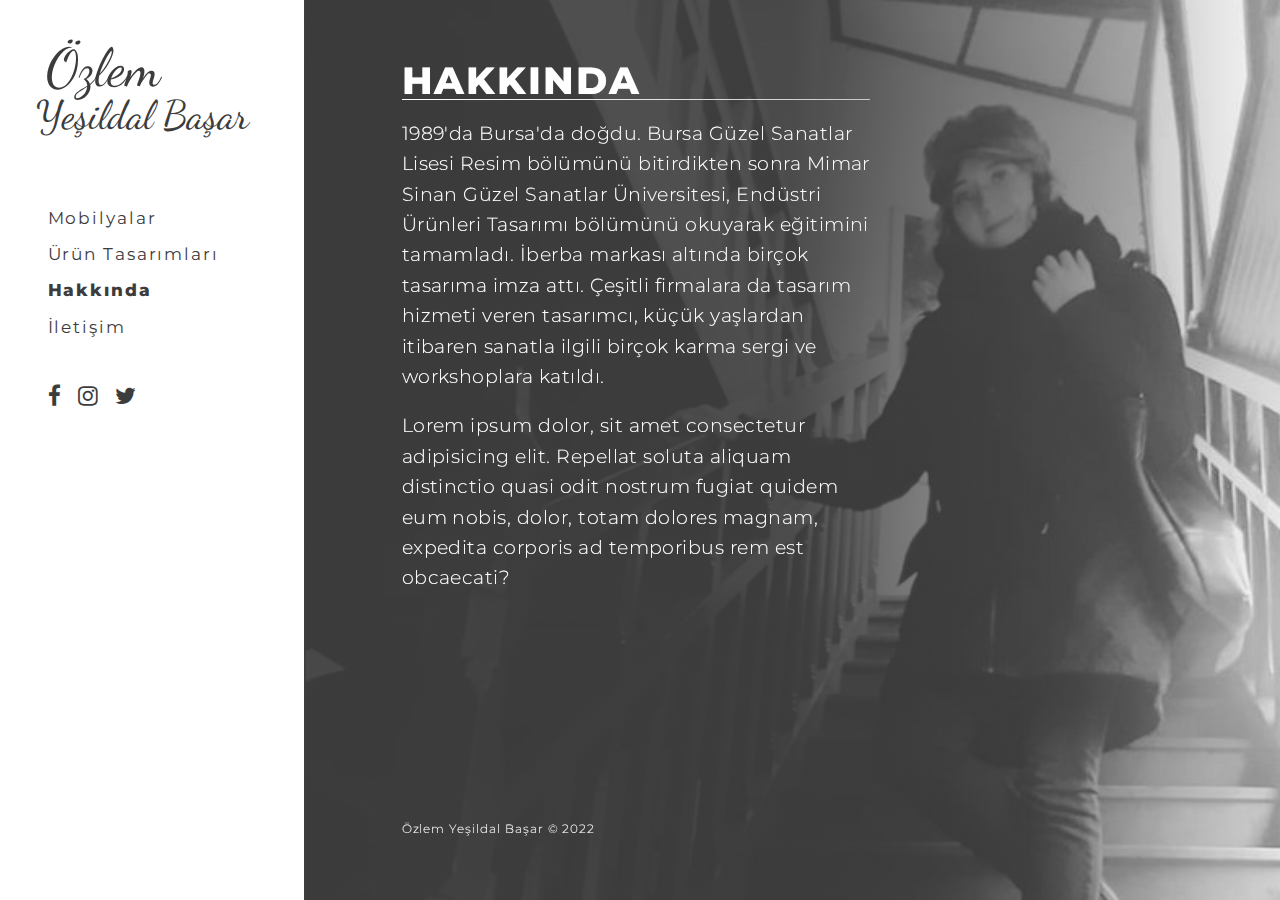
<file: about.html>
<!DOCTYPE html>
<html lang="en">
<head>
    <meta charset="UTF-8">
    <meta http-equiv="X-UA-Compatible" content="IE=edge">
    <meta name="viewport" content="width=device-width, initial-scale=1.0">
    <meta name="author" content="Doruk Başar">

    <meta http-equiv="Cache-Control" content="no-cache, no-store, must-revalidate">
    <meta http-equiv="Pragma" content="no-cache">
    <meta http-equiv="Expires" content="0">
    
    <title>Hakkında</title>

    <link rel="preconnect" href="https://fonts.googleapis.com">
    <link rel="preconnect" href="https://fonts.gstatic.com" crossorigin>
    <link href="https://fonts.googleapis.com/css2?family=Dancing+Script&family=Montserrat&display=swap" rel="stylesheet"> 
    <link href="https://fonts.googleapis.com/css2?family=Montserrat:wght@100;200;300;400;500;600;700;800;900&display=swap" rel="stylesheet"> 
   
    

    <link rel="stylesheet" href="./styles/general-components.css">
    <link rel="stylesheet" href="./styles/top-bar.css">
    <link rel="stylesheet" href="./styles/header.css">
    <link rel="stylesheet" href="./styles/main-subpage.css">
    <link rel="stylesheet" href="./styles/res-380px.css">
    <link rel="stylesheet" href="./styles/res-700px.css">
    <link rel="stylesheet" href="./styles/res-950px.css">
    <link rel="stylesheet" href="./styles/res-1150px.css">
    <link rel="stylesheet" href="./styles/res-1250px.css">

    <link rel="stylesheet" href="https://cdnjs.cloudflare.com/ajax/libs/font-awesome/4.7.0/css/font-awesome.min.css">

</head>
<body class="fade subpage">

        <header>


            <div id="menu-logo" class="logo"><a href="/index.html"><span>Özlem</span><span>Yeşildal Başar</span></a></div>

            <nav>
                <ul>
                    <li><a href="/furniture.html">Mobilyalar</a></li>
                    <li><a href="/industrial-design.html">Ürün Tasarımları</a></li>
                    <li class="selected"><a href="/about.html">Hakkında</a></li>
                    <li><a href="/contact.html">İletişim</a></li>
                    <li class="brands"><a href="#"><i class="fa fa-facebook"></i></a><a href="#"><i class="fa fa-instagram"></i></a><a href="#"><i class="fa fa-twitter"></i></a></li>
                </ul>
            </nav>

            <!-- <footer>
                <a href="/en">EN/TR</a>
            </footer> -->


        </header>

        <div id="top-bar"><span></span></div>

        <main class="about">

            <h1><span>HAKKINDA</span></h1>
            
            <p>
                1989'da Bursa'da doğdu. Bursa Güzel Sanatlar Lisesi Resim bölümünü bitirdikten sonra Mimar Sinan Güzel Sanatlar Üniversitesi, Endüstri Ürünleri Tasarımı bölümünü okuyarak eğitimini tamamladı. İberba markası altında birçok tasarıma imza attı. Çeşitli firmalara da tasarım hizmeti veren tasarımcı, küçük yaşlardan itibaren sanatla ilgili birçok karma sergi ve workshoplara katıldı.
            </p>
            <p>
                Lorem ipsum dolor, sit amet consectetur adipisicing elit. Repellat soluta aliquam distinctio quasi odit nostrum fugiat quidem eum nobis, dolor, totam dolores magnam, expedita corporis ad temporibus rem est obcaecati?
            </p>

            <footer><span class="copy">Özlem Yeşildal Başar &copy; 2022</span></footer>

        </main>

    <script src="./scripts/page-main-components.js"></script>
    <script src="./scripts/menu-switch.js"></script>
    <script src="./scripts/page-load.js"></script>
    
</body>
</html>
</file>
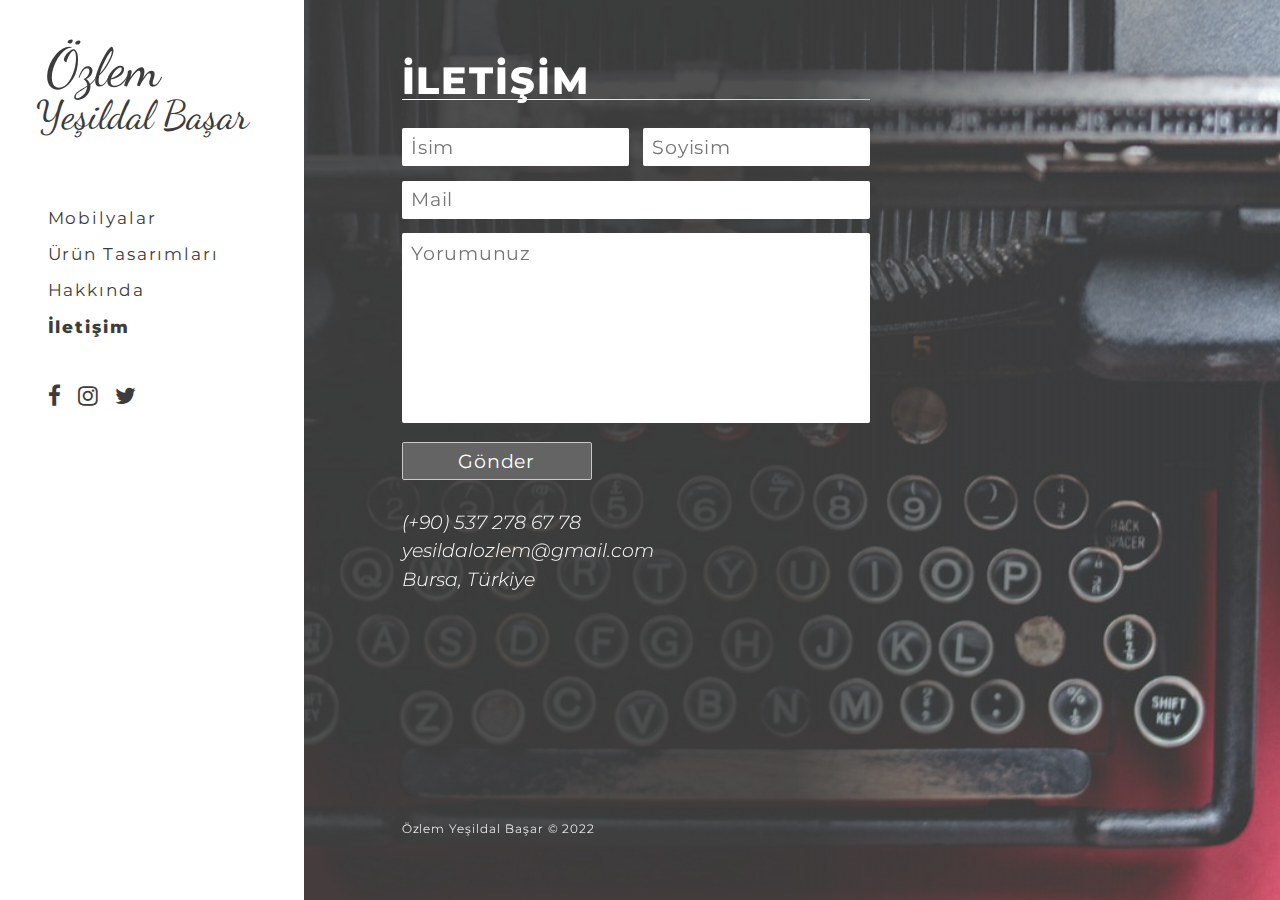
<file: contact.html>
<!DOCTYPE html>
<html lang="en">
<head>
    <meta charset="UTF-8">
    <meta http-equiv="X-UA-Compatible" content="IE=edge">
    <meta name="viewport" content="width=device-width, initial-scale=1.0">
    <meta name="author" content="Doruk Başar">

    <meta http-equiv="Cache-Control" content="no-cache, no-store, must-revalidate">
    <meta http-equiv="Pragma" content="no-cache">
    <meta http-equiv="Expires" content="0">

    <title>İletişim</title>

    <link rel="preconnect" href="https://fonts.googleapis.com">
    <link rel="preconnect" href="https://fonts.gstatic.com" crossorigin>
    <link href="https://fonts.googleapis.com/css2?family=Dancing+Script&family=Montserrat&display=swap" rel="stylesheet"> 
    <link href="https://fonts.googleapis.com/css2?family=Montserrat:wght@100;200;300;400;500;600;700;800;900&display=swap" rel="stylesheet"> 
    
    <link rel="stylesheet" href="./styles/general-components.css">
    <link rel="stylesheet" href="./styles/top-bar.css">
    <link rel="stylesheet" href="./styles/header.css">
    <link rel="stylesheet" href="./styles/main-subpage.css">
    <link rel="stylesheet" href="./styles/res-380px.css">
    <link rel="stylesheet" href="./styles/res-700px.css">
    <link rel="stylesheet" href="./styles/res-950px.css">
    <link rel="stylesheet" href="./styles/res-1150px.css">
    <link rel="stylesheet" href="./styles/res-1250px.css">

    <link rel="stylesheet" href="https://cdnjs.cloudflare.com/ajax/libs/font-awesome/4.7.0/css/font-awesome.min.css">

</head>
<body class="fade subpage">

        <header>


            <div id="menu-logo" class="logo"><a href="/index.html"><span>Özlem</span><span>Yeşildal Başar</span></a></div>

            <nav>
                <ul>
                    <li><a href="/furniture.html">Mobilyalar</a></li>
                    <li><a href="/industrial-design.html">Ürün Tasarımları</a></li>
                    <li><a href="/about.html">Hakkında</a></li>
                    <li class="selected"><a href="/contact.html">İletişim</a></li>
                    <li class="brands"><a href="#"><i class="fa fa-facebook"></i></a><a href="#"><i class="fa fa-instagram"></i></a><a href="#"><i class="fa fa-twitter"></i></a></li>
                </ul>
            </nav>

            <!-- <footer>
                <a href="/en">EN/TR</a>
            </footer> -->
            

        </header>

        <div id="top-bar"><span></span></div>

        <main class="contact">

            <h1><span>İLETİŞİM</span></h1>
            
            <form action="#"><!--  
                
             --><input type="text" placeholder="İsim"><!-- 

             --><input type="text" placeholder="Soyisim"><!--
                
             --><input type="email" placeholder="Mail"><!--
                
             --><textarea name="" id="" cols="30" rows="10" placeholder="Yorumunuz"></textarea><!--
             
             --><button type="submit">Gönder</button><!--

         --></form>

            <!-- <p>
                <strong>Eksik alanları doldurun</strong>
            </p> -->

            <address>
                <a id="tel-link" title="Arama için tıklayın. MOBİL CİHAZLAR İÇİN!" href="tel:+905372786778" target="_blank">(+90) 537 278 67 78</a><br>
                <a id="mail-link" href="mailto:yesildalozlem@gmail.com" target="_blank">yesildalozlem@gmail.com</a><br>
                Bursa, Türkiye
            </address>

            <footer><span class="copy">Özlem Yeşildal Başar &copy; 2022</span></footer>

        </main>

    <script src="./scripts/page-main-components.js"></script>
    <script src="./scripts/menu-switch.js"></script>
    <script src="./scripts/contact-form&links.js"></script>
    <script src="./scripts/page-load.js"></script>
    
</body>
</html>
</file>
<file: styles/general-components.css>
/*
* Prefixed by https://autoprefixer.github.io
* PostCSS: v8.4.14,
* Autoprefixer: v10.4.7
* Browsers: last 4 version
*/


* {
    -webkit-box-sizing: border-box;
            box-sizing: border-box;
    margin: 0;
    padding: 0;
}

html {
    font-size: 7px;
    height: 100%;
}

body {
    /* font-size: 1.8rem; */
    font-size: 2rem;
    font-weight: 300;
    font-family: Montserrat, 'Lucida Sans', 'Lucida Sans Unicode', Arial, sans-serif;
    position: relative;
    background-color: rgb(60, 60, 60);
    color: white;
    height: 100%;
    opacity: 1;
    -webkit-transition: opacity 1.5s ease;
    -o-transition: opacity 1.5s ease;
    transition: opacity 1.5s ease; /* Sayfa açılırken 1sn transition */
}
body.fade {
    opacity: 0;
    -webkit-transition: opacity .3s ease;
    -o-transition: opacity .3s ease;
    transition: opacity .3s ease; /* sayfa kapanırken .3sn transition - js de de 300ms gecikme */
}

a {
    color: rgb(60, 60, 60);
    text-decoration: none;
}

/* LOGO */

.logo {
    font-family: Dancing Script;
}
.logo span {
    display: block;
}
.logo span:first-child {
    font-size: 5.6rem;
    padding-left: 1rem;
    margin-bottom: -1rem;
}
.logo span:last-child {
    font-size: 4.2rem;
    /* white-space: nowrap; */
}
</file>
<file: styles/top-bar.css>
/*
* Prefixed by https://autoprefixer.github.io
* PostCSS: v8.4.14,
* Autoprefixer: v10.4.7
* Browsers: last 4 version
*/

body #top-bar {
    position: fixed;
    top: 0;
    width: 100%;
    height: 7rem;
    background-color: white;
    -webkit-box-shadow: 0 0 .5rem gray;
            box-shadow: 0 0 .5rem gray;
    z-index: 7;
    cursor: pointer;
}


body #top-bar::after {
    content: "";
    z-index: 1;
    background-color: transparent;
}
body.menu-open #top-bar::after {
    content: "";
    position: fixed;
    top: 0;
    bottom: 0;
    left: 0;
    right: 0;
    background-color: rgba(0, 0, 0, 0.5);
    -webkit-backdrop-filter: blur(3px);
            backdrop-filter: blur(3px); 
    -webkit-transition: background-color .3s ease, -webkit-backdrop-filter .3s ease; 
    transition: background-color .3s ease, -webkit-backdrop-filter .3s ease; 
    -o-transition: backdrop-filter .3s ease, background-color .3s ease; 
    transition: backdrop-filter .3s ease, background-color .3s ease; 
    transition: backdrop-filter .3s ease, background-color .3s ease, -webkit-backdrop-filter .3s ease; 
} 


body #top-bar span {
    display: block;
    width: 4rem;
    height: .2rem;
    background-color: rgb(60, 60, 60);
    position: absolute;
    top: 50%;
    right: 3rem;
    -webkit-transform: translateY(-50%);
        -ms-transform: translateY(-50%);
            transform: translateY(-50%);
    -webkit-transition: all .3s ease;
    -o-transition: all .3s ease;
    transition: all .3s ease;
}
body #top-bar span::before {
    content: "";
    display: block;
    position: absolute;
    top: 0;
    bottom: 0;
    left: 0;
    right: 0;
    background-color: rgb(60, 60, 60);
    -webkit-transform: translateY(-1rem);
        -ms-transform: translateY(-1rem);
            transform: translateY(-1rem);
    -webkit-transition: all .3s ease;
    -o-transition: all .3s ease;
    transition: all .3s ease;
}
body #top-bar span::after {
    content: "";
    display: block;
    position: absolute;
    top: 0;
    bottom: 0;
    left: 0;
    right: 0;
    background-color: rgb(60, 60, 60);
    -webkit-transform: translateY(1rem);
        -ms-transform: translateY(1rem);
            transform: translateY(1rem);
    -webkit-transition: all .3s ease;
    -o-transition: all .3s ease;
    transition: all .3s ease;
}
body #top-bar:active span,
body #top-bar:active span::before,
body #top-bar:active span::after {
    -webkit-box-shadow: 0 0 .4rem grey;
            box-shadow: 0 0 .4rem grey;
}
@media (pointer: fine) {
    body #top-bar:hover span,
    body #top-bar:hover span::before,
    body #top-bar:hover span::after {
        -webkit-box-shadow: 0 0 .4rem grey;
                box-shadow: 0 0 .4rem grey;
    }
}


body.menu-open #top-bar span {
    background-color: transparent;
    -webkit-box-shadow: none;
            box-shadow: none;
    z-index: 3; /*deneme*/
}
body.menu-open #top-bar span::before {
    background-color: white;
    -webkit-transform: translate(0) rotate(45deg);
        -ms-transform: translate(0) rotate(45deg);
            transform: translate(0) rotate(45deg);
}
body.menu-open #top-bar span::after {
    background-color: white;
    -webkit-transform: translate(0) rotate(-45deg);
        -ms-transform: translate(0) rotate(-45deg);
            transform: translate(0) rotate(-45deg);
}
</file>
<file: styles/header.css>
/*
* Prefixed by https://autoprefixer.github.io
* PostCSS: v8.4.14,
* Autoprefixer: v10.4.7
* Browsers: last 4 version
*/

body header {
    position: fixed;
    /* width: -webkit-fit-content;
    width: -moz-fit-content;
    width: fit-content; */ 
    top: 0;
    left: 0;
    width: 32rem; 
    max-width: 80%;
    height: 100%;
    height: 100vh;
    background-color: white;
    z-index: 10;
    overflow: auto;
    padding: 5rem;
    font-size: 1.8rem;
    font-weight: 400;
    color: rgb(60, 60, 60);
    -webkit-transform: translateX(-100%);
        -ms-transform: translateX(-100%);
            transform: translateX(-100%);
    display: -webkit-box;
    display: -ms-flexbox;
    display: flex;    
    -webkit-box-orient: vertical;    
    -webkit-box-direction: normal;    
        -ms-flex-direction: column;    
            flex-direction: column;
}
body.menu-open header {
    -webkit-transform: translateX(0);
        -ms-transform: translateX(0);
            transform: translateX(0);    
    -webkit-transition: -webkit-transform .2s ease;    
    transition: -webkit-transform .2s ease;    
    -o-transition: transform .2s ease;    
    transition: transform .2s ease;    
    transition: transform .2s ease, -webkit-transform .2s ease;  
}

/* HEADER LOGOSU */

body header #menu-logo {
    margin-bottom: 4rem;
    margin-left: -1.2rem;
    margin-top: -1.2rem;
 }

 /* HEADER NAV LİSTE */

body header nav {
    margin: 2.4rem 0;
    margin: 1.6rem 0 0;
}
body header nav ul {
    list-style-type: none;
}
body header nav ul li {
    margin: 1.6rem 0;
    letter-spacing: .2rem;
}
body header nav ul li.brands {
    margin: 4.8rem 0;
}
body header nav ul li.selected {
    font-weight: 800;
    color: rgb(30, 30, 30);
    /* text-decoration: underline; */
}
body header nav ul li a:not(li.brands > a):active,
body header footer a:active {
    color: rgb(30, 30, 30);
    text-decoration: underline;
}
@media (pointer: fine) {
    body header nav ul li a:not(li.brands > a):hover,
    body header footer a:hover {
        color: rgb(30, 30, 30);
        text-decoration: underline;
    }
}
body header nav ul li.brands a {
    font-size: 2.4rem;
    margin-right: 1.6rem;
}

/* HEADER FOOTER */

body header footer {
    margin-top: auto;
    position: relative;
}
body header span.copy {
    font-size: 1.3rem;
    letter-spacing: .1rem;
}
</file>
<file: styles/main-subpage.css>
/*
* Prefixed by https://autoprefixer.github.io
* PostCSS: v8.4.14,
* Autoprefixer: v10.4.7
* Browsers: last 4 version
*/

body.subpage main {
    width: 100%;
    min-height: 100%;
    position: relative;
    display: -webkit-box;
    display: -ms-flexbox;
    display: flex;
    -webkit-box-orient: vertical;
    -webkit-box-direction: normal;
        -ms-flex-direction: column;
            flex-direction: column;
    padding: 50% 3rem 4rem;
    padding: calc(50vh + 3.5rem) 3rem 4rem;
    overflow-y: hidden;
}

body.subpage main::after {    
    content: "";
    display: block;
    position: fixed;
    top: 7rem; /*top bar yüksekliği */
    top: 0;
    bottom: -10rem; /* mobil cihazlardaki kaydırmaya önlem */
    bottom: 0;
    /* left: 0;
    right: 0; */
    left: 0;
    width: 100vw;
    height: 100vh;
    /* overflow: hidden; */
    z-index: 0;
    background-size: cover;
    background-position: center top;
}
body.subpage main.contact::after {
    background-image: url(../images/backgrounds/contact.jpg);
}
body.subpage main.furniture::after {
    background-image: url(../images/backgrounds/furniture.jpg);
}
body.subpage main.industrial-design::after {
    background-image: url(../images/backgrounds/industrial-design.jpg);
}
body.subpage main.about::after {
    background-image: url(../images/backgrounds/about.jpg);
    background-position: right top;
}


body.subpage main::before {
    content: "";
    display: block;
    position: absolute;
    top: 0;
    bottom: 0;
    left: 0;
    right: 0;
    background: -o-linear-gradient(top, transparent, rgba(60, 60, 60, 0.9) calc(75vh + 3.5rem), rgba(60, 60, 60, 0.9));
    background: -webkit-gradient(linear, left top, left bottom, from(transparent), color-stop(rgba(60, 60, 60, 0.9)), to(rgba(60, 60, 60, 0.9)));
    background: linear-gradient(to bottom, transparent, rgba(60, 60, 60, 0.9) calc(75vh + 3.5rem), rgba(60, 60, 60, 0.9));
    z-index: 1; /* picture un önünde olsun diye */
}


body.subpage main h1 {
    position: relative;
    font-size: 2.5rem;
    font-size: 4rem;
    line-height: 4rem;
    vertical-align: middle;   
    letter-spacing: .2rem;
    font-weight: 800;
    z-index: 2; /* picture ve main::before un önünde olsun diye */
    margin-bottom: 1rem;
    text-shadow: 0 0 0.08rem grey; /* transparan arka planın önünden okunsun diye */
}
body.subpage main h1 span {
    display: block;
    font-weight: 800;
    -webkit-transform: none;
        -ms-transform: none;
            transform: none;
    -webkit-transition: -webkit-transform 1s ease;
            transition: -webkit-transform 1s ease;
         -o-transition: transform 1s ease;
            transition: transform 1s ease;
            transition: transform 1s ease, -webkit-transform 1s ease;
}
body.subpage main h1::after {
    content: "";
    display: block;
    position: absolute;
    bottom: 0;
    left: 0;
    width: 100%;
    height: .1rem;
    background: -o-linear-gradient(left, rgb(255, 255, 255), rgb(200, 200, 200));
    background: -webkit-gradient(linear, left top, right top, from(rgb(255, 255, 255)), to(rgb(200, 200, 200)));
    background: linear-gradient(to right, rgb(255, 255, 255), rgb(200, 200, 200));
    -webkit-transition: width 1.5s ease;
         -o-transition: width 1.5s ease;
            transition: width 1.5s ease; /*sayfa yüklemesinde alt çizgi uzasın diye*/
}


body.subpage main p {    
    letter-spacing: .05rem;
    line-height: 160%;
    position: relative;
    z-index: 2; /* picture ve main::before un önünde olsun diye */
    text-shadow: 0 0 0.08rem grey; /* transparan arka planın önünden okunsun diye */
    margin: 1rem 0;
    -webkit-transition: -webkit-transform 1s ease;
    transition: -webkit-transform 1s ease;
    -o-transition: transform 1s ease;
    transition: transform 1s ease;
    transition: transform 1s ease, -webkit-transform 1s ease; /*sayfa yüklemesindeki animasyon için */
    -webkit-transform: none;
        -ms-transform: none;
            transform: none;
}


body.subpage main form {
    z-index: 2;
    margin-top: 2rem;
    margin-bottom: 2rem;
    -webkit-transform: none;
        -ms-transform: none;
            transform: none;
    -webkit-transition: -webkit-transform 1s ease;
    transition: -webkit-transform 1s ease;
    -o-transition: transform 1s ease;
    transition: transform 1s ease;
    transition: transform 1s ease, -webkit-transform 1s ease;
}
body.subpage main form input,
body.subpage main form textarea {
    width: 100%;    
    margin-bottom: 1.5rem;
    font-size: 2rem;
    border-radius: .2rem;
    border: 0;
    -webkit-box-shadow: none;
            box-shadow: none;
    -webkit-transition: -webkit-box-shadow .2s ease;
    transition: -webkit-box-shadow .2s ease;
    -o-transition: box-shadow .2s ease;
    transition: box-shadow .2s ease;
    transition: box-shadow .2s ease, -webkit-box-shadow .2s ease;
    font-family: Montserrat, 'Lucida Sans', 'Lucida Sans Unicode', Arial, sans-serif;
    letter-spacing: .08rem;
}

body.subpage main form input {
    height: 4rem;
    padding-left: 1rem;
    padding-right: 1rem;    
}
body.subpage main form textarea {
    height: 20rem;
    resize: none;
    padding: 1rem;
}
body.subpage main form input:focus,
body.subpage main form textarea:focus {
    -webkit-box-shadow: 0 0 0 .4rem rgb(200, 200, 200);
            box-shadow: 0 0 0 .4rem rgb(200, 200, 200);
    outline: none;
}
body.subpage main form > input.empty,
body.subpage main form > textarea.empty {
    -webkit-box-shadow: 0 0 0 .4rem rgb(252, 0, 0);
            box-shadow: 0 0 0 .4rem rgb(252, 0, 0);
}
body.subpage main form button {
    height: 4rem;
    width: 20rem;
    max-width: 100%;
    font-size: 2rem;
    border-radius: .2rem;
    border: .2rem solid rgb(200, 200, 200);
    font-family: Montserrat, 'Lucida Sans', 'Lucida Sans Unicode', Arial, sans-serif;
    letter-spacing: .08rem;
    cursor: pointer;
    background-color: rgb(100, 100, 100);
    color: white;
    -webkit-transition: background-color .2s ease;
    -o-transition: background-color .2s ease;
    transition: background-color .2s ease;
}
body.subpage main form button:active {
    background-color: rgb(150, 150, 150);
}
@media (pointer: fine) {
    body.subpage main form button:hover {
        background-color: rgb(150, 150, 150);
    }
}
body.subpage main address {
    margin: 1rem 0;
    z-index: 3;
    -webkit-transform: none;
        -ms-transform: none;
            transform: none;
    -webkit-transition: -webkit-transform 1s ease;
    transition: -webkit-transform 1s ease;
    -o-transition: transform 1s ease;
    transition: transform 1s ease;
    transition: transform 1s ease, -webkit-transform 1s ease;
    line-height: 150%;
}
body.subpage main address a {
    color: white;
}


body.subpage.fade main h1::after { /* sayfa yüklemesi animasyonu*/
    width: 0;
} 
body.subpage.fade main h1 span {
    -webkit-transform: translateY(-4rem);
        -ms-transform: translateY(-4rem);
            transform: translateY(-4rem);
}
body.subpage.fade main p,
body.subpage.fade main img.showroom,
body.subpage.fade main form,
body.subpage.fade main address,
body.subpage.fade main footer { /*sayfa yüklemesi animasyonu */
    -webkit-transform: translateY(4rem);
        -ms-transform: translateY(4rem);
            transform: translateY(4rem);
}


body.subpage main footer {
    /* margin: auto 3rem 0 3rem; */
    padding-top: 4rem;
    z-index: 2; /* picture ve main::before un önünde olsun diye */
    text-shadow: 0 0 0.08rem grey; /* transparan arka planın önünden okunsun diye */    
    margin-top: auto;
    position: relative;
    -webkit-transform: none;
        -ms-transform: none;
            transform: none;
    -webkit-transition: -webkit-transform 1s ease;
    transition: -webkit-transform 1s ease;
    -o-transition: transform 1s ease;
    transition: transform 1s ease;
    transition: transform 1s ease, -webkit-transform 1s ease;
}


body main span.copy {
    font-size: 1.3rem;
    letter-spacing: .1rem;
}


body.subpage main img.showroom {
    display: block;
    width: 100%;
    width: calc(100% + 6rem);
    margin-left: -3rem;
    z-index: 2;
    cursor: pointer;
    margin-bottom: 6rem;
    background-color: white;
    padding: .5rem;
    
    -webkit-transform: none;
    
        -ms-transform: none;
    
            transform: none;
    -webkit-transition: -webkit-transform 1s ease, -webkit-box-shadow .3s ease;
    transition: -webkit-transform 1s ease, -webkit-box-shadow .3s ease;
    -o-transition: transform 1s ease, box-shadow .3s ease;
    transition: transform 1s ease, box-shadow .3s ease;
    transition: transform 1s ease, box-shadow .3s ease, -webkit-transform 1s ease, -webkit-box-shadow .3s ease;
    /* box-shadow: 0 0 .5rem .5rem gray; */
}
body.subpage main img.showroom:first-of-type {
    margin-top: 5rem;
}
body.subpage main img.showroom:active {
    -webkit-box-shadow: 0 0 1.5rem white;
            box-shadow: 0 0 1.5rem white;
}
@media (pointer: fine) {
    body.subpage main img.showroom:hover {
        -webkit-box-shadow: 0 0 1.5rem white;
                box-shadow: 0 0 1.5rem white;
    }
}
</file>
<file: styles/res-380px.css>
@media screen and (min-width: 380px) {

    html {
        font-size: 8px;
    }

    body.subpage main form input[type="text"] {
        width: 47%;
        width: calc(50% - 0.75rem);
    }
    body.subpage main form input[type="text"]:first-child {
        margin-right: 1.5rem;
    }


    body.subpage main img.showroom {
        margin-left: 0;
        width: 100%;
    }

}
</file>
<file: styles/res-700px.css>
/*
* Prefixed by https://autoprefixer.github.io
* PostCSS: v8.4.14,
* Autoprefixer: v10.4.7
* Browsers: last 4 version
*/

@media screen and (min-width: 700px) {
    
    html {
        font-size: 8px;
    }

    body header {       
        width: 32rem;
        -webkit-transform: none;
            -ms-transform: none;
                transform: none;
    }    

    body #top-bar {
        display: none;
    }


    body.homepage main #content-logo {
        display: none;
    }
    body.homepage main #hero-link {
        top: 6rem;
    }
    body.homepage main footer #home-copy-small {
        display: none;
    }
    body.homepage main footer #home-copy-large {
        display: inline;
    }


    body.subpage main,
    body.homepage main {
        margin-left: 32rem;
        width: auto;
    }


    body.subpage main {
        padding-top: 50vh;
        padding: 50vh 6rem 6.5rem
    }
    body.subpage main::after {
        /* top: 0; */
        left: 32rem;
        width: calc(100vw - 32rem);
        /* bottom: 0; */
    }
    /* body.subpage main.about::after {
        background-image: url(../images/about-m.png);
    } */
    body.subpage main::before {
        inset: 0;
        background: -o-linear-gradient(top, transparent, rgba(60, 60, 60, 0.9) 75vh, rgba(60, 60, 60, 0.9));
        background: -webkit-gradient(linear, left top, left bottom, from(transparent), color-stop(75vh, rgba(60, 60, 60, 0.9)), to(rgba(60, 60, 60, 0.9)));
        background: linear-gradient(to bottom, transparent, rgba(60, 60, 60, 0.9) 75vh, rgba(60, 60, 60, 0.9));
    }


    body.subpage main #modal {
        top: 0;
        left: 32rem;
        width: auto;
        padding: 15rem 5rem;
    }
    body.subpage main #modal figure img {
        max-height: 70vh;
    }

    body.subpage main address a[href^="tel"] {
        pointer-events: none;
    }

}
</file>
<file: styles/res-950px.css>
@media screen and (min-width: 950px) {

    html {
        font-size: 9px;
    }

    body.subpage main form input[type="text"],
    body.subpage main form input[type="email"] {
        width: 30%;
        width: calc(33.33% - 1rem);
    }
    body.subpage main form input[type="text"] {
        margin-right: 1.5rem;
    }

    body.subpage main #modal {
        padding: 15rem 8rem;
    }

}
</file>
<file: styles/res-1150px.css>
/*
* Prefixed by https://autoprefixer.github.io
* PostCSS: v8.4.14,
* Autoprefixer: v10.4.7
* Browsers: last 4 version
*/

@media screen and (min-width: 1150px) {

    html {
        --main-about-width: calc(100vw - 32rem);
    }

    body.subpage main {
        padding: 6.5rem 10%;
        padding: 6.5rem calc(var(--main-about-width) * 0.1);
        /* align-items: flex-end; */
    }
    body.subpage main::before {
        background: -webkit-gradient(linear, left top, right top, from(rgba(60, 60, 60, 0.9)), color-stop(50%, rgba(60, 60, 60, 0.9)), to(transparent));
        background: -o-linear-gradient(left, rgba(60, 60, 60, 0.9), rgba(60, 60, 60, 0.9) 50%, transparent);
        background: linear-gradient(to right, rgba(60, 60, 60, 0.9), rgba(60, 60, 60, 0.9) 50%, transparent); 
    }

    body.subpage main.furnitures::before {
        background-color: rgba(255, 255, 255, 0.8);
    }
    
    
    body.subpage main > * {
        width: 60%;
    }
    body.subpage main.about::after {  /* about a has */
        background-position: left 7%;
    }
    body.subpage main img.showroom {
        width: 60%;
    }


    body.subpage main form input[type="text"] {
        width: 47%;
        width: calc(50% - 0.75rem);
        margin-right: 0;
    }
    body.subpage main form input[type="email"]{
        width: 100%;
    }
    body.subpage main form input[type="text"]:first-child {
        margin-right: 1.5rem;
    }

    body.subpage main #modal {
        padding: 15rem 10rem;
    }

}
</file>
<file: styles/res-1250px.css>
@media screen and (min-width: 1250px) {
    
    html {
        font-size: 9.5px;
    }

}
</file>
